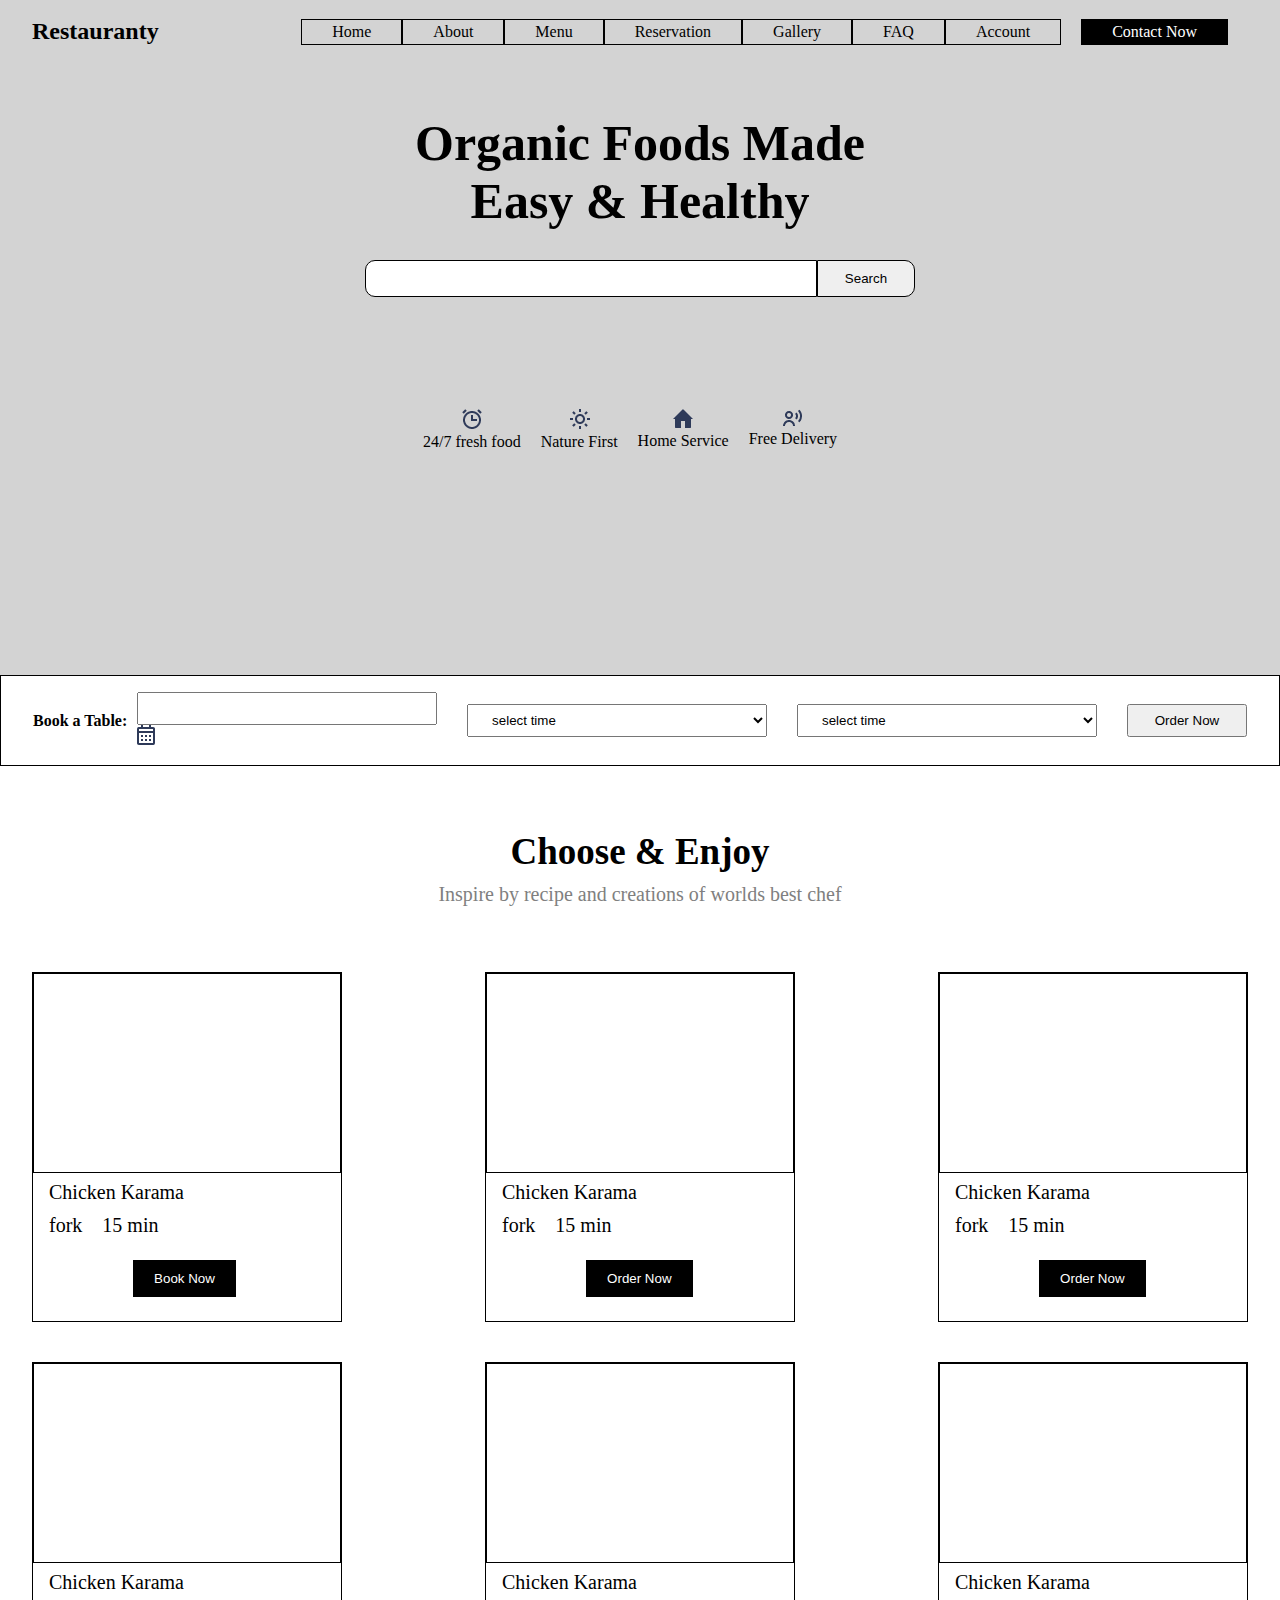
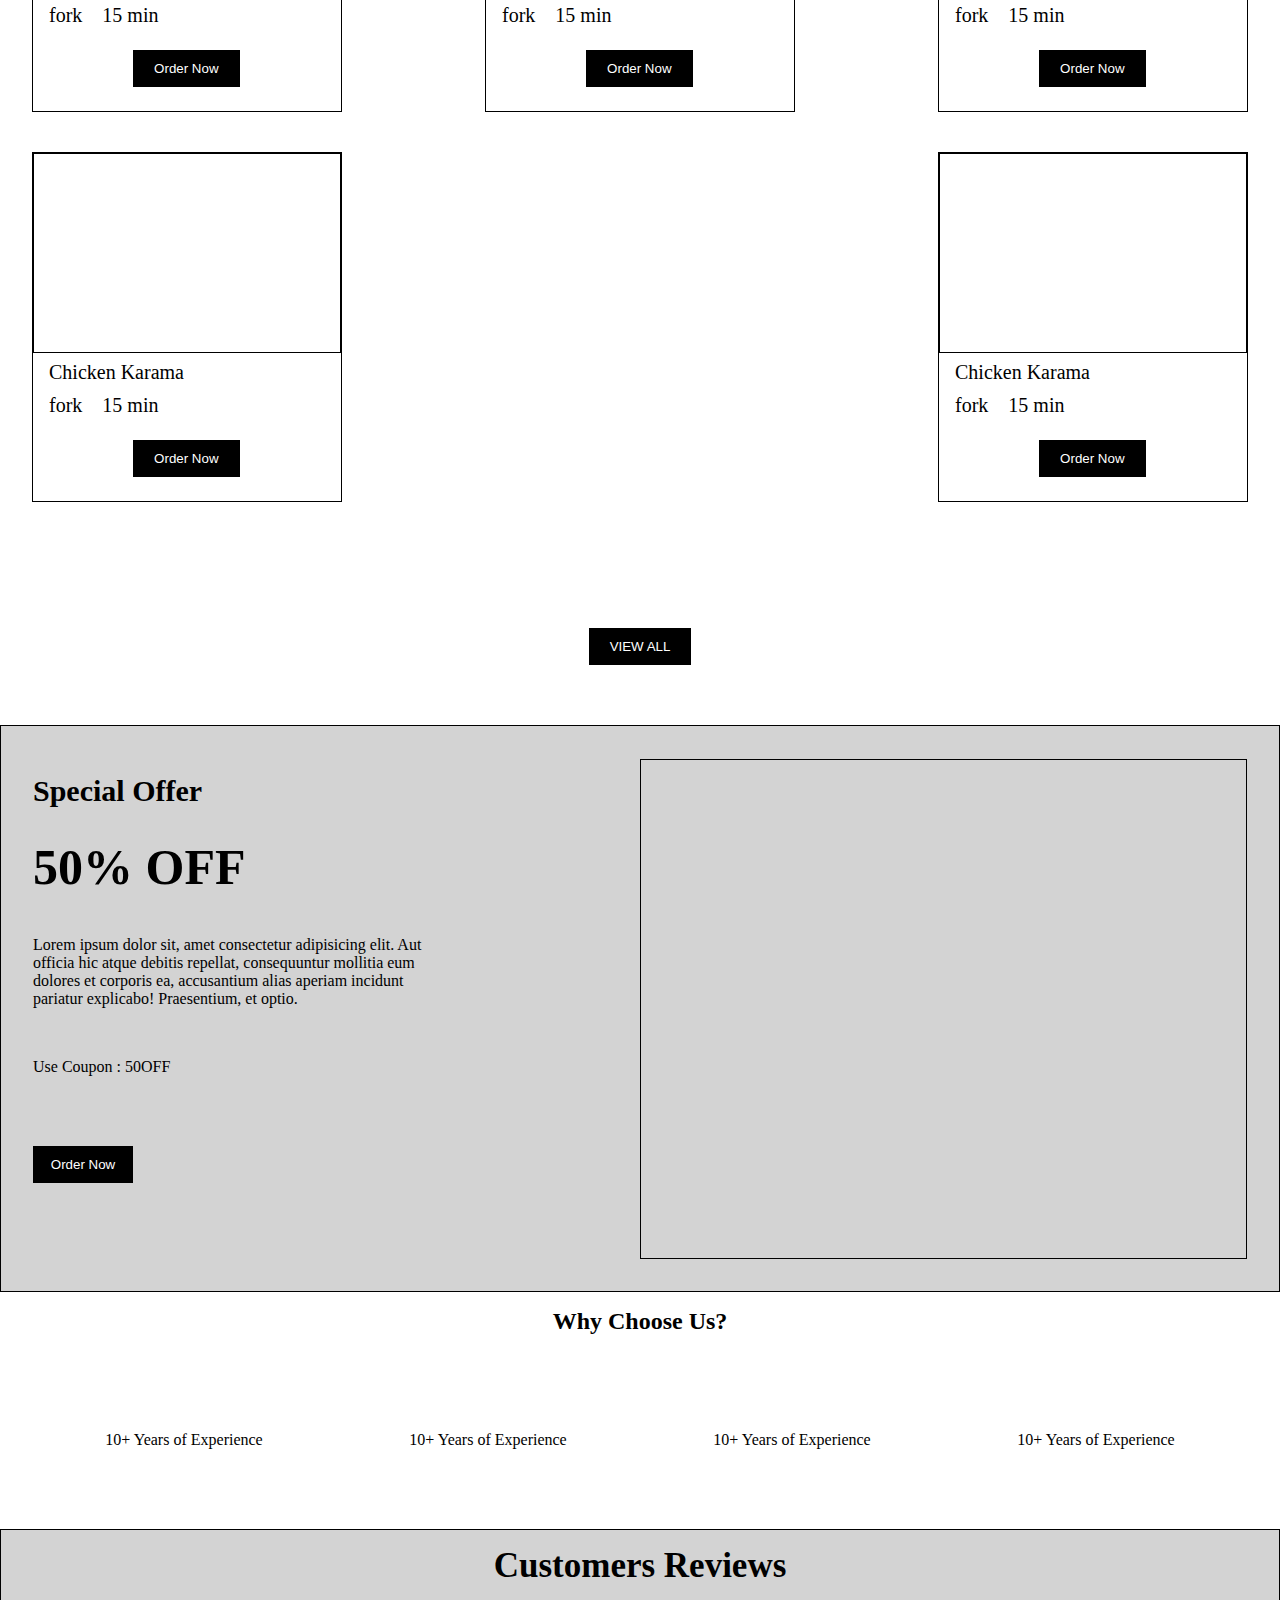
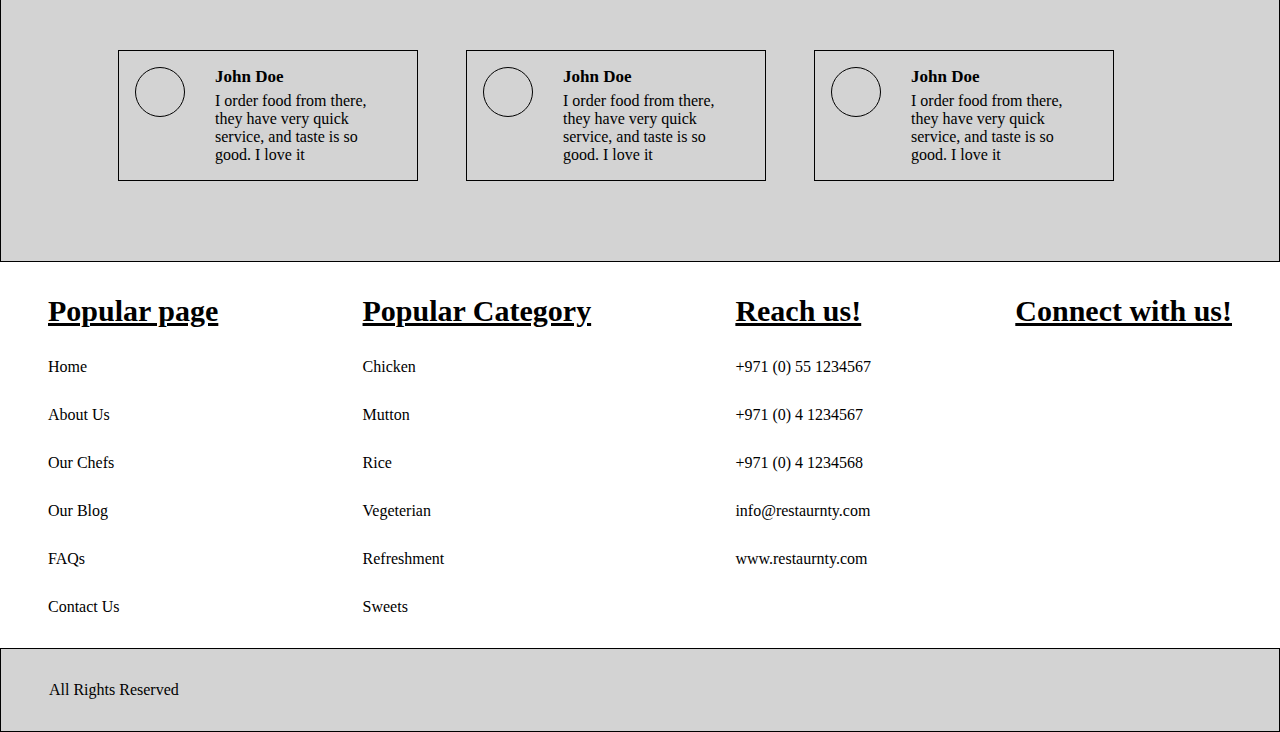
<file: index.html>
<!DOCTYPE html>
<html lang="en">
<head>
    <meta charset="UTF-8">
    <meta http-equiv="X-UA-Compatible" content="IE=edge">
    <meta name="viewport" content="width=device-width, initial-scale=1.0">
    <link rel="stylesheet" href="css/index.css">
    <title>CSC 424 Ladt Wireframe Implementation</title>
</head>
<body>
    <header class="header">
      <!-- Nav bar -->
      <nav>
        <div class="logo">
          <h2>Restauranty</h2>
        </div>
        <div class="nav-link">
          <ul>
            <li>
              <a href="">Home</a>
            </li>
            <li>
              <a href="">About</a>
            </li>
            <li>
              <a href="">Menu</a>
            </li>
            <li>
              <a href="">Reservation</a>
            </li>
            <li>
              <a href="">Gallery</a>
            </li>
            <li>
              <a href="">FAQ</a>
            </li>
            <li>
              <a href="">Account</a>
            </li>
            <li>
              <a class="contact" href="">Contact Now</a>
            </li>
          </ul>
        </div>
      </nav>

      <div class="header-section" >
        <h2>Organic Foods Made Easy & Healthy</h2>
        <div class="search-section">
          <!-- <div> -->
          <input />
          <!-- </div> -->
          <button>
            <i></i>
            <span>Search</span>
          </button>
        </div>
        <div class="type-service">
          <div class="type-service-icon">
            <div class=""><i><img src="./images/brand/clock.png" alt=""></i></div>
            <div class=""><span>24/7 fresh food</span></div>
          </div>
          <div class="type-service-icon">
            <div class="">
              <i> <img src="./images/brand/nature.png" alt=""> </i>
            </div>
            <div class="">
              <span>Nature First</span>
            </div>
          </div>
          <div class="type-service-icon">
            <div class=""><i> <img src="./images/brand/home.png" alt=""> </i></div>
            <div class=""><span>Home Service</span></div>
            
            
          </div>
          <div class="type-service-icon">
            <div class=""><i> <img src="./images/brand/delivery.png" alt=""> </i></div>
            <div class=""><span>Free Delivery</span></div>
          </div>
        </div>
      </div>
    </header>
    <section class="section">
      <form>
        <h4>Book a Table:</h4>
        <div class="input-holder">
          <input />
          <img src="./images/brand/calender.png" alt="">
        </div>
        <div class="input-holder">
          <select>
            <option>select time</option>
          </select>
        </div>
        <div class="input-holder">
          <select>
            <option>select time</option>
          </select>
        </div>
        <div class="button-holder">
          <button>Order Now</button>
        </div>
      </form>
    </section>
    <main>
      <div class="choose">
        <h2>Choose & Enjoy</h2>
        <p>Inspire by recipe and creations of worlds best chef</p>
      </div>
      <div class="food-column">
        <div class="food-rows">
          <div class="food-rows-img">
            <img />
          </div>
          <div class="food-rows-content">
            <p class="content-name">Chicken Karama</p>
            <div class="food-rows-content-detail">
              <div class="food-rows-content-icon">
                <i></i>
                <p>fork</p>
              </div>
              <div class="food-rows-content-icon">
                <i></i>
                <p>15 min</p>
              </div>
            </div>
          </div>
          <div class="food-rows-button">
            <button>Book Now</button>
          </div>
        </div>
        <div class="food-rows">
          <div class="food-rows-img">
            <img />
          </div>
          <div class="food-rows-content">
            <p class="content-name">Chicken Karama</p>
            <div class="food-rows-content-detail">
              <div class="food-rows-content-icon">
                <i></i>
                <p>fork</p>
              </div>
              <div class="food-rows-content-icon">
                <i></i>
                <p>15 min</p>
              </div>
            </div>
          </div>
          <div class="food-rows-button">
            <button>Order Now</button>
          </div>
        </div>
        <div class="food-rows">
          <div class="food-rows-img">
            <img />
          </div>
          <div class="food-rows-content">
            <p class="content-name">Chicken Karama</p>
            <div class="food-rows-content-detail">
              <div class="food-rows-content-icon">
                <i></i>
                <p>fork</p>
              </div>
              <div class="food-rows-content-icon">
                <i></i>
                <p>15 min</p>
              </div>
            </div>
          </div>
          <div class="food-rows-button">
            <button>Order Now</button>
          </div>
        </div>
        <div class="food-rows">
          <div class="food-rows-img">
            <img />
          </div>
          <div class="food-rows-content">
            <p class="content-name">Chicken Karama</p>
            <div class="food-rows-content-detail">
              <div class="food-rows-content-icon">
                <i></i>
                <p>fork</p>
              </div>
              <div class="food-rows-content-icon">
                <i></i>
                <p>15 min</p>
              </div>
            </div>
          </div>
          <div class="food-rows-button">
            <button>Order Now</button>
          </div>
        </div>
        <div class="food-rows">
          <div class="food-rows-img">
            <img />
          </div>
          <div class="food-rows-content">
            <p class="content-name">Chicken Karama</p>
            <div class="food-rows-content-detail">
              <div class="food-rows-content-icon">
                <i></i>
                <p>fork</p>
              </div>
              <div class="food-rows-content-icon">
                <i></i>
                <p>15 min</p>
              </div>
            </div>
          </div>
          <div class="food-rows-button">
            <button>Order Now</button>
          </div>
        </div>
        <div class="food-rows">
          <div class="food-rows-img">
            <img />
          </div>
          <div class="food-rows-content">
            <p class="content-name">Chicken Karama</p>
            <div class="food-rows-content-detail">
              <div class="food-rows-content-icon">
                <i></i>
                <p>fork</p>
              </div>
              <div class="food-rows-content-icon">
                <i></i>
                <p>15 min</p>
              </div>
            </div>
          </div>
          <div class="food-rows-button">
            <button>Order Now</button>
          </div>
        </div>
        <div class="food-rows">
          <div class="food-rows-img">
            <img />
          </div>
          <div class="food-rows-content">
            <p class="content-name">Chicken Karama</p>
            <div class="food-rows-content-detail">
              <div class="food-rows-content-icon">
                <i></i>
                <p>fork</p>
              </div>
              <div class="food-rows-content-icon">
                <i></i>
                <p>15 min</p>
              </div>
            </div>
          </div>
          <div class="food-rows-button">
            <button>Order Now</button>
          </div>
        </div>
        <div class="food-rows">
          <div class="food-rows-img">
            <img />
          </div>
          <div class="food-rows-content">
            <p class="content-name">Chicken Karama</p>
            <div class="food-rows-content-detail">
              <div class="food-rows-content-icon">
                <i></i>
                <p>fork</p>
              </div>
              <div class="food-rows-content-icon">
                <i></i>
                <p>15 min</p>
              </div>
            </div>
          </div>
          <div class="food-rows-button">
            <button>Order Now</button>
          </div>
        </div>
      </div>
      <div class="choose-button">
        <button>VIEW ALL</button>
      </div>
    </main>
    <section class="special-section-container">
      <div class="special-section">
        <h2>Special Offer</h2>
        <h1>50% OFF</h1>
        <p>Lorem ipsum dolor sit, amet consectetur adipisicing elit. Aut officia hic atque debitis repellat, consequuntur mollitia eum dolores et corporis ea, accusantium alias aperiam incidunt pariatur explicabo! Praesentium, et optio.</p>
        <span>Use Coupon : 50OFF</span>
        <button>Order Now</button>
      </div>
      <div class="special-section-box"></div>
    </section>

    <section class="why-choose-section">
        <h2>Why Choose Us?</h2>
        <div class="skills-container">
            <div>
                <i></i>
                <span>10+ Years of Experience</span>
            </div>
            <div>
                <i></i>
                <span>10+ Years of Experience</span>
            </div>
            <div>
                <i></i>
                <span>10+ Years of Experience</span>
            </div>
            <div>
                <i></i>
                <span>10+ Years of Experience</span>
            </div>
        </div>
    </section>
    <section class="customers-review-container">
        <h2>Customers Reviews</h2>
        <div class="card-container">
            <div class="card">
                <div class="avatar"></div>
                <div class="card-body">
                    <h5>John Doe</h5>
                    <p>I order food from there, they
                        have very quick service, and
                        taste is so good. I love it
                    </p>
                </div>
            </div>
            <div class="card">
                <div class="avatar"></div>
                <div class="card-body">
                    <h5>John Doe</h5>
                    <p>I order food from there, they
                        have very quick service, and
                        taste is so good. I love it
                    </p>
                </div>
            </div>
            <div class="card">
                <div class="avatar"></div>
                <div class="card-body">
                    <h5>John Doe</h5>
                    <p>I order food from there, they
                        have very quick service, and
                        taste is so good. I love it
                    </p>
                </div>
            </div>
        </div>
        </div>
    </section>

    <section class="popular-container">
        <ul>
            <strong>Popular page</strong>
            <li>Home</li>
            <li>About Us</li>
            <li>Our Chefs</li>
            <li>Our Blog</li>
            <li>FAQs</li>
            <li>Contact Us</li>
        </ul>
        <ul>
            <strong>Popular Category</strong>
            <li>Chicken</li>
            <li>Mutton</li>
            <li>Rice</li>
            <li>Vegeterian</li>
            <li>Refreshment</li>
            <li>Sweets</li>
        </ul>
        <ul>
            <strong>Reach us!</strong>
            <li><i></i><span>+971 (0) 55 1234567</span></li>
            <li><i></i><span>+971 (0) 4 1234567</span></li>
            <li><i></i><span>+971 (0) 4 1234568</span></li>
            <li><i></i><span>info@restaurnty.com</span></li>
            <li><i></i><span>www.restaurnty.com</span></li>
        </ul>
        <ul>
            <strong>Connect with us!</strong>
            <li><i></i></li>
            <li><i></i></li>
            <li><i></i></li>
            <li><i></i></li>
            <li><i></i></li>
        </ul>
    </section>
    <footer>
        <p>All Rights Reserved</p>
        <div>
            <i></i>
            <i></i>
            <i></i>
            <i></i>
        </div>
    </footer>
  </body>
</html>
</file>
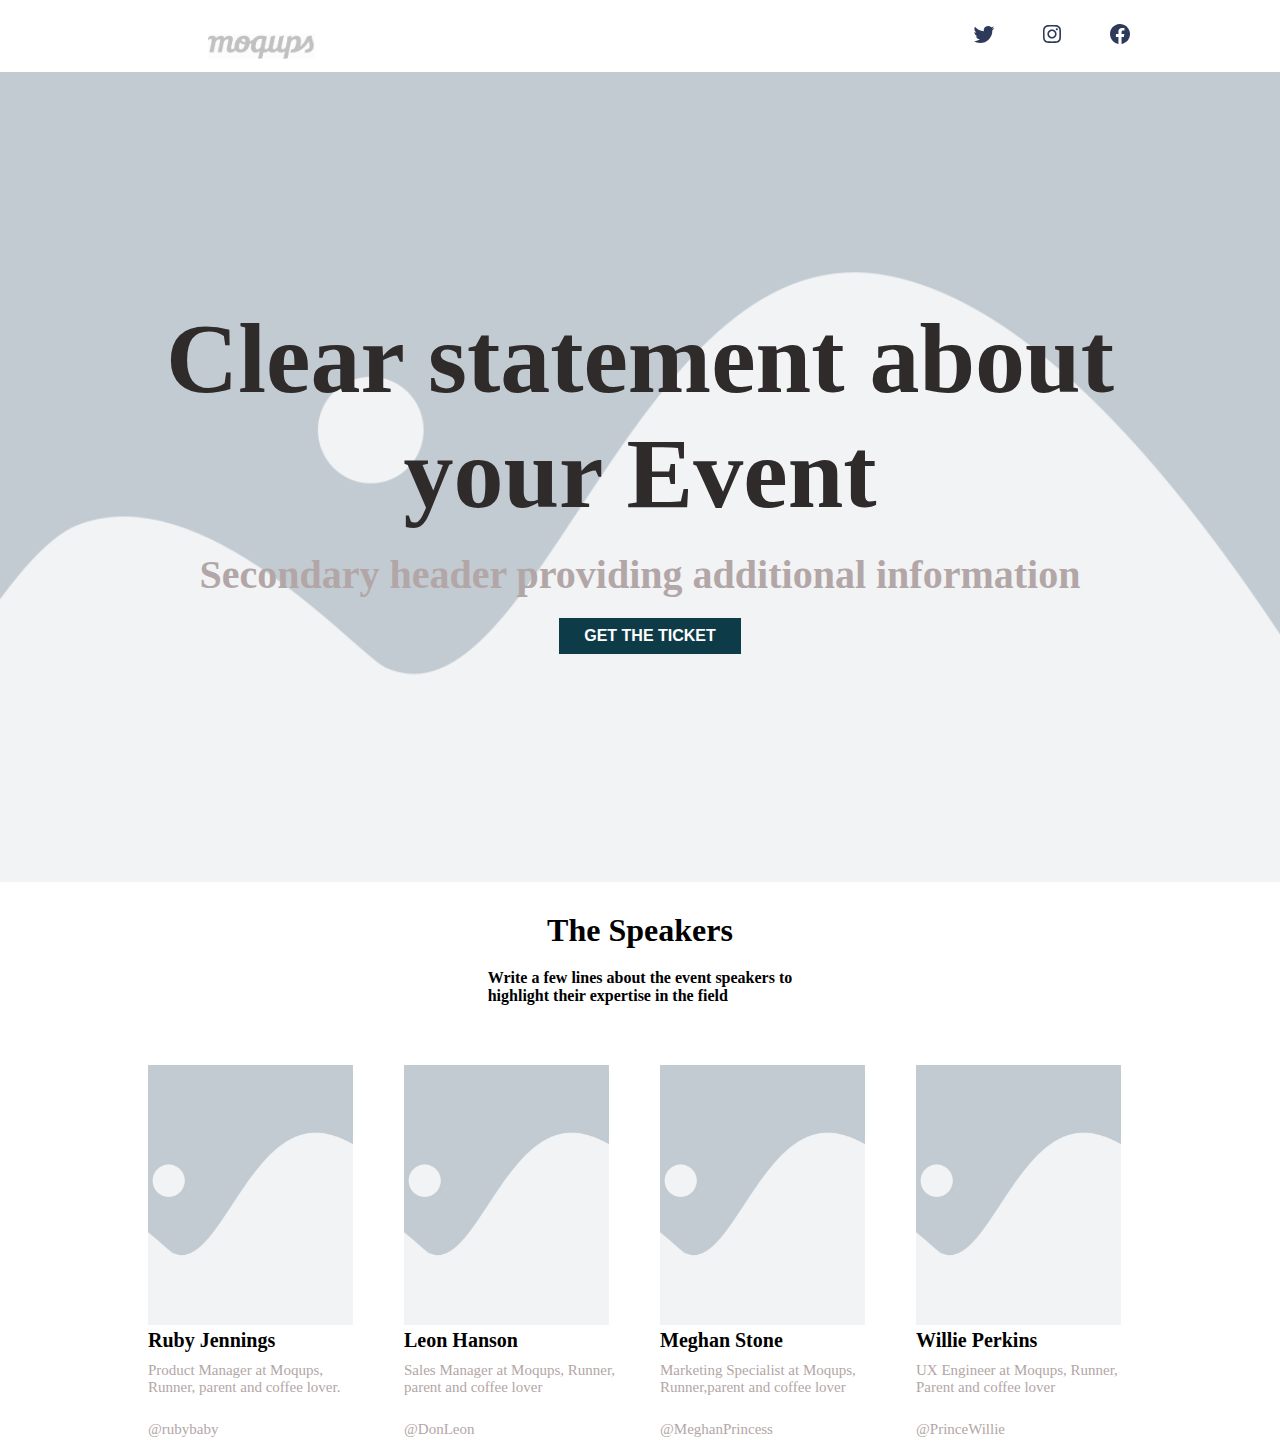
<file: index2.html>
<!DOCTYPE html>
<html lang="en">
  <head>
    <meta charset="UTF-8" />
    <meta http-equiv="X-UA-Compatible" content="IE=edge" />
    <meta name="viewport" content="width=device-width, initial-scale=1.0" />
    <link rel="stylesheet" href="css/index2.css" />
    <title>CSC 424 Last Wireframe Implementation</title>
  </head>
  <body>
    <!-- Nav bar !Responsive -->
    <header>
      <img class="logo" src="./images/brand/moqups_logo.png" alt="logo" />
      <nav>
        <ul>
          <li>
            <img src="/images/brand/twitter.svg" />
          </li>
          <li>
            <img src="/images/brand/instagram.svg" />
          </li>
          <li>
            <img src="/images/brand/facebook.svg" />
          </li>
        </ul>
      </nav>
    </header>

    <section>
      <!-- Hero Section -->
      <div class="hero-bg">
        <div class="hero-heading">
          <h1>
            Clear statement about <br />
            your Event
          </h1>
        </div>
        <div class="hero-secondary">
          <h1>Secondary header providing additional information</h1>
        </div>
        <button class="">GET THE TICKET</button>
      </div>
    </section>

    <section class="" style="padding-bottom: 15px;">
      <!-- The Speaker -->
      <div class="speaker-div container">
        <h1 style="padding-bottom: 20px">The Speakers</h1>
        <h4 style="align-items: center;">
          Write a few lines about the event speakers to <br />
          highlight their expertise in the field
        </h4>
      </div>
      <div class="image-div container">
        <div class="image-1">
          <img src="./images/brand/placeholder.webp" />
          <div class="image-details">
            <p class="image-name">Ruby Jennings</p>
            <p class="image-desc">Product Manager at Moqups, Runner, parent and coffee lover.</p>
            <p class="imageat">@rubybaby</p>
          </div>
        </div>
        <div class="image-2">
          <img src="./images/brand/placeholder.webp" />
          <div class="image-details">
            <p class="image-name">Leon Hanson</p>
            <p class="image-desc">Sales Manager at Moqups, Runner, parent and coffee lover</p>
            <p class="imageat">@DonLeon</p>
          </div>
        </div>
        <div class="image-3">
          <img src="./images/brand/placeholder.webp" />
          <div class="image-details">
            <p class="image-name">Meghan Stone</p>
            <p class="image-desc">Marketing Specialist at Moqups, Runner,parent and coffee lover</p>
            <p class="imageat">@MeghanPrincess</p>
          </div>
        </div>
        <div class="image-4">
          <img src="./images/brand/placeholder.webp" />
          <div class="image-details">
            <p class="image-name">Willie Perkins</p>
            <p class="image-desc">UX Engineer at Moqups, Runner, Parent and coffee lover</p>
            <p class="imageat">@PrinceWillie</p>
          </div>
        </div>
      </div>
    </section>
  </body>
</html>
</file>
<file: css/index.css>
*{
    margin: 0;
    padding: 0;
    box-sizing: border-box;
}

html,body{
    width: 100%;
    height: 100%;
}
header{
    display: flex;
    flex-direction: column;
    align-items: center;
    background-color: lightgrey;
    width: 100%;
    height: 75vh;
}

header nav{
    width: 100%;
    height: 70px;
    display: flex;
    justify-content: space-between;
    align-items: center;
    padding:1rem 2rem;
}
nav .nav-link ul{
    display: flex;
    list-style: none;
    justify-content: space-between;
    align-items: center;
}
.nav-link ul li{
    /* margin: 0 20px; */
    border: 1px solid black;
    padding: 3px 30px;
}
.nav-link ul li:hover{
    transform: scale(0.9);
}
.nav-link ul li:last-child{
    margin: 0 20px;
    background-color: black;
    color: white;

}
.nav-link ul li a{
    text-decoration: none;
    color: black;
    text-transform: capitalize;
}
.nav-link ul li a.contact{
    color: white;
}
.header-section{
    text-align: center;
    width: 100%;
    height: 100%;
    margin-top: 50px;
    display: flex;
    flex-direction: column;
    align-items: center;
}
.header-section h2{
    font-size: 50px;
    width: 500px;
}
.search-section{
    margin-top: 30px;
    display: flex;
    justify-content: center;
    width: 550px;
}
.search-section input{
    width: 100%;
    padding: 10px;
    border-top-left-radius: 10px;
    border-bottom-left-radius: 10px;
    border: 1px solid black;
}
.search-section button{
    width: 120px;
    border-top-right-radius: 10px;
    border-bottom-right-radius: 10px;
    border: 1px solid black;
}
.type-service{
    display: flex;
    margin-top: 7rem;
}
.type-service-icon{
    margin-right: 20px;
}
.section{
    width: 100%;
    /* height: 100px; */
    border: 1px solid black;
    padding: 1rem 0;
}
.section form{
    display: flex;
    justify-content: space-between;
    width: 100%;
    height: 100%;
    align-items: center;
    padding: 0rem 2rem;
}
form .input-holder{
    width: 300px;
    margin-right: 20px;
}
form .input-holder input{
    width: 100%;
    padding: 7px 20px;
}
form .input-holder select{
    width: 100%;
    padding: 7px 20px;
}
form .button-holder{
    width: 120px;
}
form .button-holder button{
    width: 100%;
    padding: 7px 20px;
}
main{
    width: 100%;
    /* height: 100%; */
    display: flex;
    flex-direction: column;
    align-items: center;
    justify-content: space-between;
}
main .choose{
    margin-top: 4rem;
    text-align: center;
}
.choose h2{
    font-size: 37px;
    margin-bottom: 10px;
}
.choose p{
    font-size: 20px;
    color: gray;
}
.food-column{
    padding: 1rem 2rem;
    width: 100%;
    height: 100%;
    display: flex;
    flex-wrap: wrap;
    justify-content: space-between;
    margin: 30px 0;
}
.food-column .food-rows{
    width: 310px;
    height: 350px;
    border: 1px solid black;
    margin: 20px 0;
}
.food-rows .food-rows-img{
    width: 100%;
    height: 200px;
    border: 1px solid black;
}
.food-rows .food-rows-content{
    display: flex;
    flex-direction: column;
    padding: 0.5rem 1rem;

}
.food-rows-content p.content-name{
    font-size: 20px;
    /* margin: 0 10px; */
}
.food-rows-content .food-rows-content-detail{
    font-size: 20px;
    display: flex;
}
.food-rows-content-detail .food-rows-content-icon{
    /* margin:0 10px; */
    margin: 10px 20px 0 0;
}
.food-rows-button{
    margin: 15px auto;
    width:35%;
}
.food-rows-button button{
    padding: 10px 20px;
    border: 1px solid black;
    background-color: black;
    color: white;
    /* padding: 10px 60px; */
}
.choose-button{
    margin-top: 60px;
    margin-bottom: 60px;
}
.choose-button button{
    padding: 10px 20px;
    background-color: black;
    color: white;
    border: 1px solid black;
}
.special-section-container{
    width: 100%;
    display: flex;
    align-items: center;
    border: 1px solid black;
    padding: 1rem 2rem;
    background-color: lightgrey;
    /* background-color: #555; */
}
.special-section{
    width: 50%;
    padding: 2rem 0;

}
.special-section h2{
    margin-bottom: 30px;
    font-size: 30px;

}
.special-section h1{
    margin-bottom: 40px;
    font-size: 50px;
}
.special-section p{
    margin-bottom: 50px;
    width: 400px;
}
.special-section button{
    margin-bottom: 60px;
    width: 100px;
    padding: 10px 0;
    border: 1px solid black;
    background-color: black;
    color: white;
}
.special-section span{
   display: block;
    margin-bottom: 70px;
}
.special-section-box{
    width: 50%;
    border: 1px solid black;
    height: 500px;
}

.why-choose-section{
    width: 100%;
    display: flex;
    flex-direction: column;
    align-items: center;
    padding: 1rem 2rem;
}
.why-choose-section .skills-container{
    display: flex;
    justify-content: space-around;
    align-items: center;
    width: 100%;
    margin: 6rem 0 4rem;
}
.customers-review-container{
    width: 100%;
    display: flex;
    flex-direction: column;
    align-items: center;
    padding: 1rem 2rem;
    border: 1px solid black;
    background-color: lightgrey;
}
.customers-review-container h2{
    font-size: 35px;
}
.card-container{
    display: flex;
    justify-content: space-around;
    align-items: center;
    margin: 4rem 0;
}
.card-container .card{
    width: 300px;
    padding: 1rem 1rem;
    border: 1px solid black;
    display: flex;
    margin-right:3rem;
}
.card .avatar{
    border: 1px solid black;
    width: 50px;
    height: 50px;
    border-radius: 50%;
    margin-right: 30px;
}
.card .card-body{
    width: 170px;
}
.card .card-body h5{
    font-size: 17px;
    margin-bottom: 5px;
}
.popular-container{
    display: flex;
    justify-content: space-between;
    padding: 2rem 3rem;
    width: 100%;
}
.popular-container ul strong{
    font-size: 30px;
    text-decoration: underline;
}
 .popular-container ul li{
    margin-top: 30px;
    list-style: none;
 }

footer{
    display: flex;
    justify-content: space-between;
    width: 100%;
    padding: 2rem 3rem;
    border: 1px solid black;
    background-color: lightgrey;
}
</file>
<file: css/index2.css>
*{
    box-sizing: border-box;
    margin: 0;
    padding: 0;

}

li, a, button{
    color: white;
    text-decoration: none;
    font-size: 16px;
    font-weight: 650;
}
.logo{
    object-fit: contain;
    cursor: pointer;
    margin-right: auto;
    padding-top: 50px;
    scale: 0.4;
    background-color: white;

}

header{
    background-color: white;
    display: flex;
    justify-content: flex-end;
    align-items: center;
    padding: 30px 10%;
    height: 8vh;
}
nav{
    list-style: none;
}

nav ul li{
    display: inline-block;
    padding: 0px 20px;
}

nav ul li a{
    transition: all 0.3s ease 0s;
}

nav ul li a:hover{
    color: red;
    transition: all 0.3s ease 0s;
}

button{
    margin-left: 20px;
    padding: 9px 25px;
    background-color: rgb(13, 60, 72);
    border: none;
    cursor: pointer;
    transition: all 0.3s ease 0s;
}
 
button:hover{
    background-color: rgba(0,136,169,0.8);
}



.hero-bg{
    background-image: url(../images/brand/placeholder.webp);
    background-size: cover;
    background-position: center;
    background-repeat: no-repeat;
    height: 90vh;
    width: 100%;
    display: flex;
    justify-content: center;
    align-items: center;
    flex-direction: column;
    color: rgb(47, 43, 43);
    text-align: center;
}

.hero-heading{
    font-size: 50px;
    font-weight: 700;
    margin-bottom: 20px;
}
.hero-secondary{
    font-size: 20px;
    font-weight: 500;
    margin-bottom: 20px;
    color: rgb(179, 166, 166);
}

.speaker-div{
    display: flex;
    flex-direction: column;
    justify-content: center;
    align-items: center;
    margin: 0 20px;
    padding: 30px 10%;
}

.image-div{
    display: flex;
}

.image-div img{
    width: 80%;
    height: 100%;
    object-fit: cover;
    margin: 0 20px;
    transition: all 0.3s ease 0s;
}

.image-details{
    display: flex;
    flex-direction: column;
    justify-content: left;;
    margin: 0 20px;

}
.image-name{
    font-size: 20px;
    font-weight: 700;
    margin-bottom: 10px;
}

.image-desc{
    font-size: 15px;
    font-weight: 500;
    margin-bottom: 10px;
    color: rgb(179, 166, 166);
}

.imageat{
    font-size: 15px;
    font-weight: 500;
    margin-bottom: 10px;
    color: rgb(179, 166, 166);
    padding-top: 15px;
}
.container{
    padding: 30px 10%;
}
</file>
